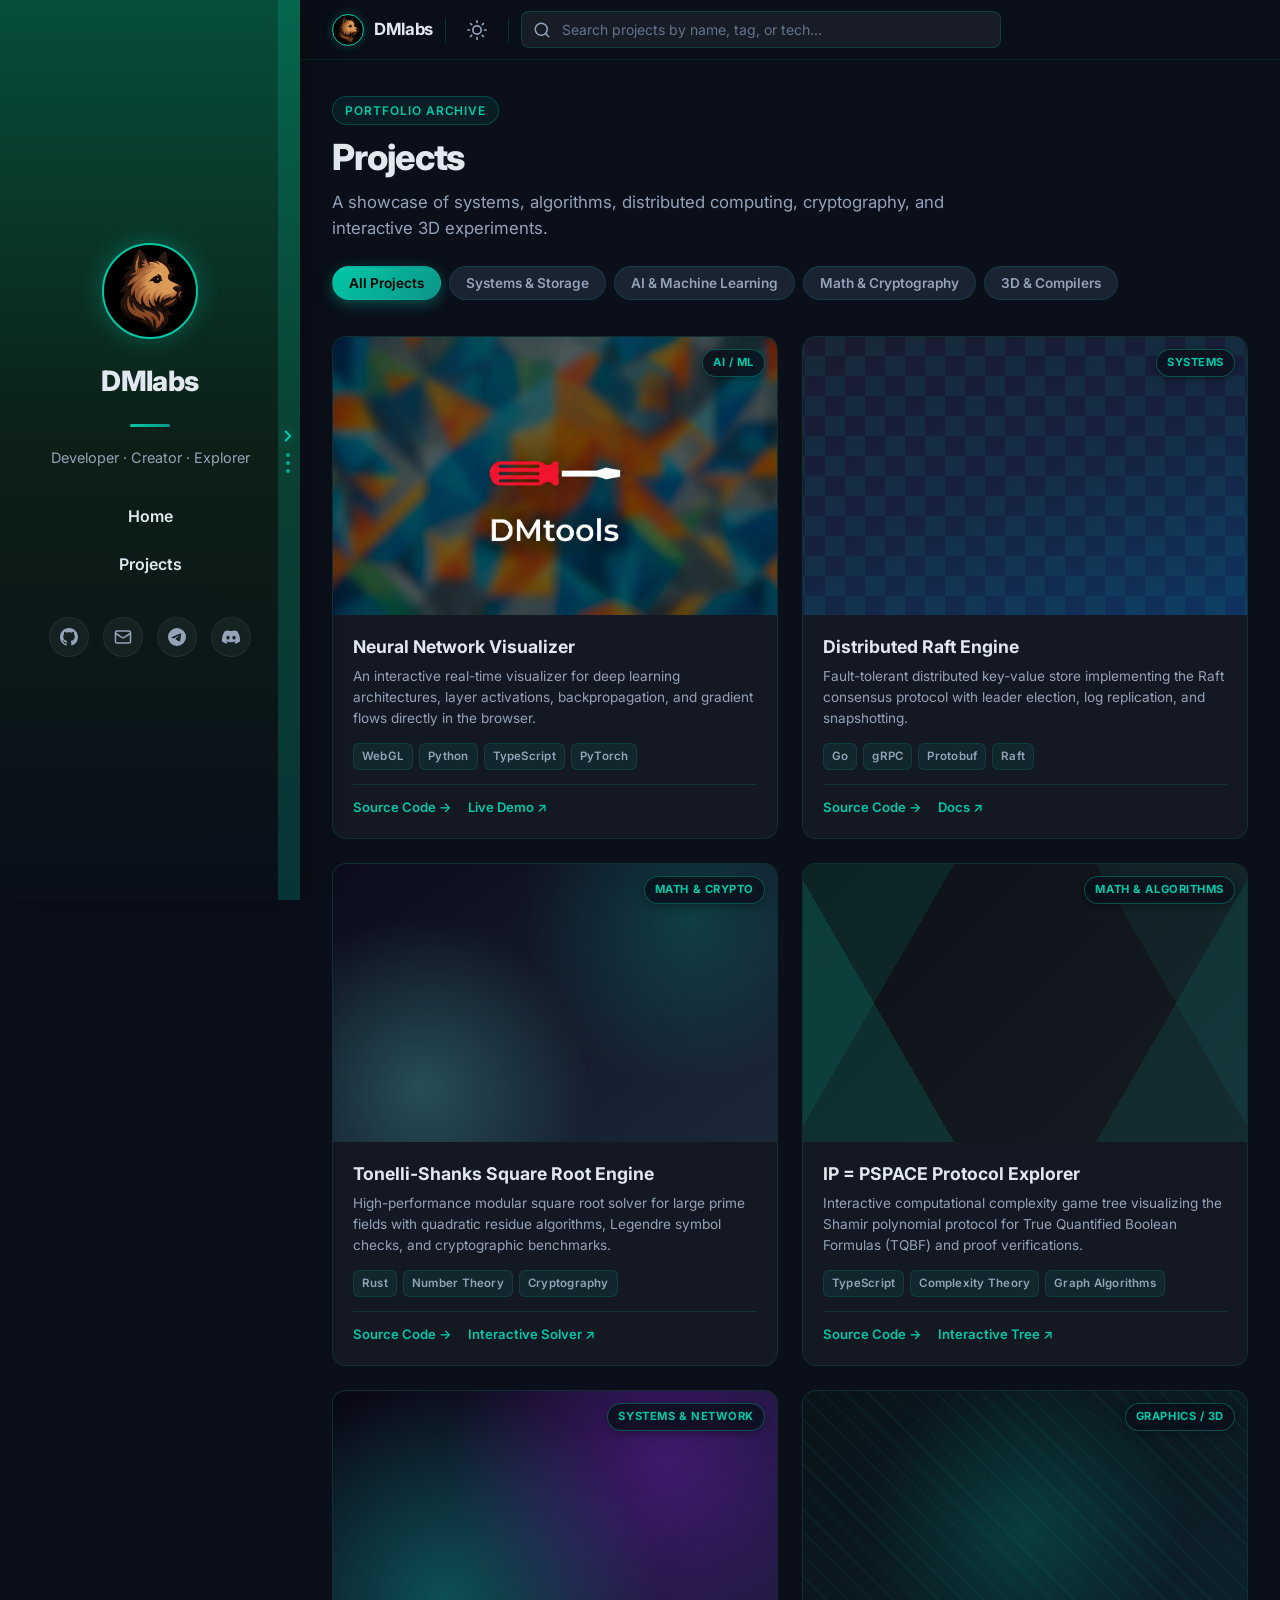
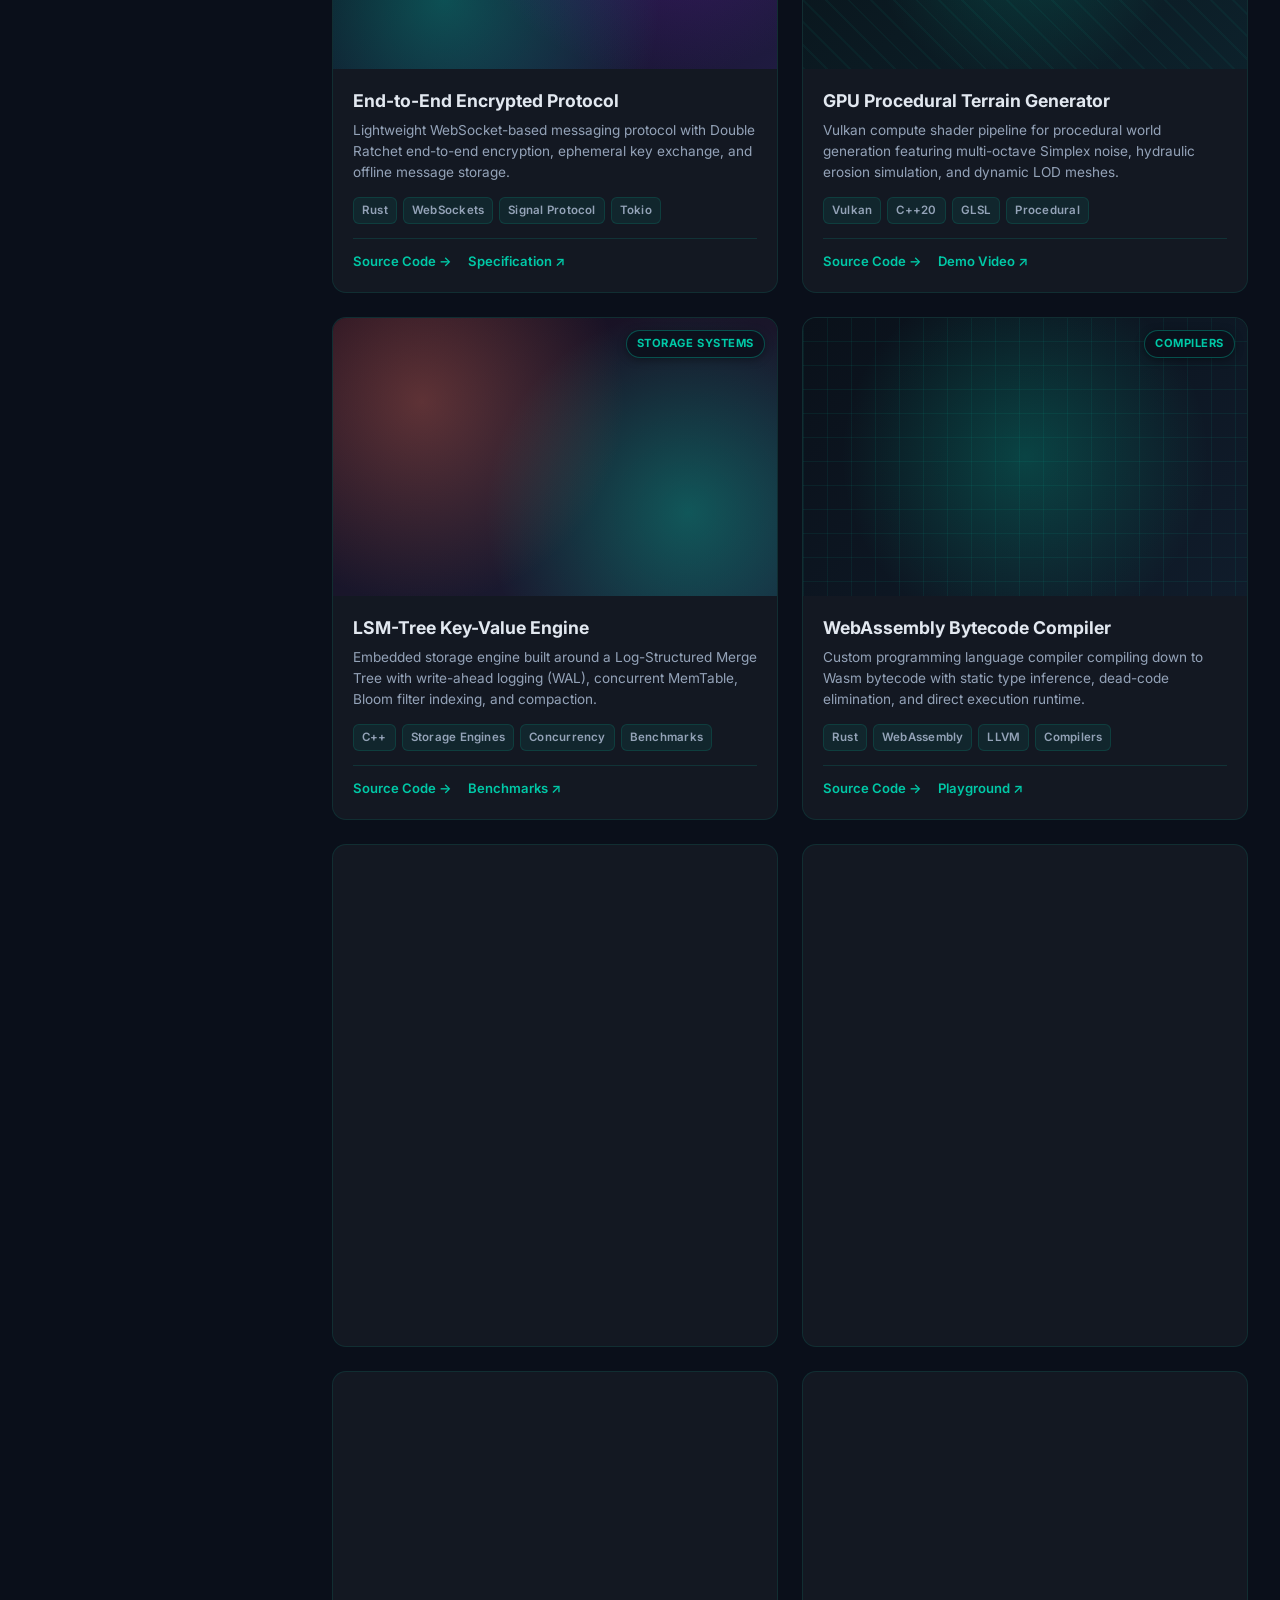
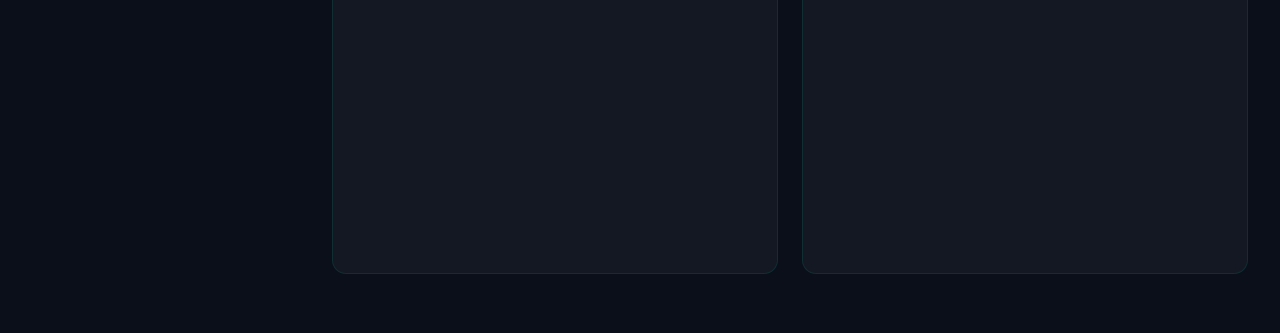
<file: projects.html>
<!DOCTYPE html>
<html lang="en" data-theme="dark">

<head>
  <meta charset="UTF-8">
  <meta name="viewport" content="width=device-width, initial-scale=1.0">
  <title>Projects — DMlabs</title>
  <meta name="description"
    content="Explore projects by DMlabs — Distributed Systems, Artificial Intelligence, Cryptography, 3D Graphics, and Algorithms.">
  <meta name="theme-color" content="#0a0f1a">

  <!-- Favicon -->
  <link rel="icon" type="image/png" href="logo.png">
  <link rel="apple-touch-icon" href="logo.png">

  <!-- Open Graph -->
  <meta property="og:title" content="Projects — DMlabs">
  <meta property="og:description" content="Explore projects by DMlabs — Systems, AI/ML, Cryptography, and 3D Graphics.">
  <meta property="og:type" content="website">
  <meta property="og:image" content="logo.png">

  <!-- Google Fonts (preloaded for non-blocking performance) -->
  <link rel="preconnect" href="https://fonts.googleapis.com">
  <link rel="preconnect" href="https://fonts.gstatic.com" crossorigin>
  <link rel="stylesheet" href="https://fonts.googleapis.com/css2?family=Inter:wght@300;400;500;600;700;800&display=swap">

  <link rel="stylesheet" href="style.css">
</head>

<body>

  <div class="layout">

    <!-- ==================== Sidebar (Left Side) ==================== -->
    <aside class="sidebar" id="sidebar" aria-label="Sidebar panel">

      <!-- Background Overlay (zerobone.net style) -->
      <div class="sidebar-bg sidebar-overlay" style="background-color:rgb(10,41,132);background-image:url(assets/img/bg.jpg)"></div>

      <!-- Toggle / Sliver strip on the right edge of the sidebar -->
      <div class="sidebar-handle" id="sidebar-handle" role="button" tabindex="0" aria-label="Toggle fullscreen"
        title="Toggle fullscreen / small side bar">
        <div class="sliver-pill">
          <!-- Chevron pointing right (expand to fullscreen) -->
          <svg class="sliver-arrow icon-expand" viewBox="0 0 24 24" fill="none" stroke="currentColor" stroke-width="2.5"
            stroke-linecap="round" stroke-linejoin="round" aria-hidden="true">
            <polyline points="9 18 15 12 9 6" />
          </svg>
          <!-- 3 grip dots -->
          <div class="sliver-grip" aria-hidden="true">
            <span></span>
            <span></span>
            <span></span>
          </div>
          <!-- Chevron pointing left (collapse back to small side bar) -->
          <svg class="sliver-arrow icon-collapse" viewBox="0 0 24 24" fill="none" stroke="currentColor"
            stroke-width="2.5" stroke-linecap="round" stroke-linejoin="round" aria-hidden="true">
            <polyline points="15 18 9 12 15 6" />
          </svg>
        </div>
      </div>



      <div class="sidebar-inner">
        <!-- Logo -->
        <a href="index.html" class="brand-logo-link" aria-label="DMlabs Homepage">
          <div class="brand-logo-container">
            <img src="logo.png" alt="DMlabs Logo" class="brand-logo" width="96" height="96" loading="lazy" decoding="async">
          </div>
        </a>

        <!-- Brand -->
        <h2 class="brand-name"><a href="index.html" aria-label="DMlabs Homepage">DMlabs</a></h2>
        <div class="sidebar-divider"></div>
        <p class="brand-tagline">Developer · Creator · Explorer</p>

        <!-- Navigation -->
        <nav class="sidebar-nav">
          <a href="index.html">Home</a>
          <a href="projects.html" class="active">Projects</a>
        </nav>

        <!-- Social Links -->
        <div class="social-links">
          <!-- GitHub -->
          <a href="https://github.com/DMnext" target="_blank" rel="noopener noreferrer" aria-label="GitHub">
            <svg viewBox="0 0 24 24" fill="currentColor">
              <path
                d="M12 0C5.37 0 0 5.37 0 12c0 5.31 3.435 9.795 8.205 11.385.6.105.825-.255.825-.57 0-.285-.015-1.23-.015-2.235-3.015.555-3.795-.735-4.035-1.41-.135-.345-.72-1.41-1.23-1.695-.42-.225-1.02-.78-.015-.795.945-.015 1.62.87 1.845 1.23 1.08 1.815 2.805 1.305 3.495.99.105-.78.42-1.305.765-1.605-2.67-.3-5.46-1.335-5.46-5.925 0-1.305.465-2.385 1.23-3.225-.12-.3-.54-1.53.12-3.18 0 0 1.005-.315 3.3 1.23.96-.27 1.98-.405 3-.405s2.04.135 3 .405c2.295-1.56 3.3-1.23 3.3-1.23.66 1.65.24 2.88.12 3.18.765.84 1.23 1.905 1.23 3.225 0 4.605-2.805 5.625-5.475 5.925.435.375.81 1.095.81 2.22 0 1.605-.015 2.895-.015 3.3 0 .315.225.69.825.57A12.02 12.02 0 0 0 24 12c0-6.63-5.37-12-12-12z" />
            </svg>
          </a>
          <!-- Email -->
          <a href="mailto:dm2labs@gmail.com" aria-label="Email">
            <svg viewBox="0 0 24 24" fill="none" stroke="currentColor" stroke-width="2" stroke-linecap="round"
              stroke-linejoin="round">
              <rect x="2" y="4" width="20" height="16" rx="2" />
              <path d="m22 7-8.97 5.7a1.94 1.94 0 0 1-2.06 0L2 7" />
            </svg>
          </a>
          <!-- Telegram -->
          <a href="https://t.me/dm2labs" target="_blank" rel="noopener noreferrer" aria-label="Telegram">
            <svg viewBox="0 0 24 24" fill="currentColor">
              <path
                d="M11.944 0A12 12 0 0 0 0 12a12 12 0 0 0 12 12 12 12 0 0 0 12-12A12 12 0 0 0 12 0a12 12 0 0 0-.056 0zm4.962 7.224c.1-.002.321.023.465.14a.506.506 0 0 1 .171.325c.016.093.036.306.02.472-.18 1.898-.962 6.502-1.36 8.627-.168.9-.499 1.201-.82 1.23-.696.065-1.225-.46-1.9-.902-1.056-.693-1.653-1.124-2.678-1.8-1.185-.78-.417-1.21.258-1.91.177-.184 3.247-2.977 3.307-3.23.007-.032.014-.15-.056-.212s-.174-.041-.249-.024c-.106.024-1.793 1.14-5.061 3.345-.48.33-.913.49-1.302.48-.428-.008-1.252-.241-1.865-.44-.752-.245-1.349-.374-1.297-.789.027-.216.325-.437.893-.663 3.498-1.524 5.83-2.529 6.998-3.014 3.332-1.386 4.025-1.627 4.476-1.635z" />
            </svg>
          </a>
          <!-- Discord -->
          <a href="https://discordapp.com/users/1159151564368384041" target="_blank" rel="noopener noreferrer"
            aria-label="Discord">
            <svg viewBox="0 0 24 24" fill="currentColor">
              <path
                d="M20.317 4.37a19.791 19.791 0 0 0-4.885-1.515.074.074 0 0 0-.079.037c-.21.375-.444.864-.608 1.25a18.27 18.27 0 0 0-5.487 0 12.64 12.64 0 0 0-.617-1.25.077.077 0 0 0-.079-.037A19.736 19.736 0 0 0 3.677 4.37a.07.07 0 0 0-.032.027C.533 9.046-.32 13.58.099 18.057a.082.082 0 0 0 .031.057 19.9 19.9 0 0 0 5.993 3.03.078.078 0 0 0 .084-.028c.462-.63.874-1.295 1.226-1.994a.076.076 0 0 0-.041-.106 13.107 13.107 0 0 1-1.872-.892.077.077 0 0 1-.008-.128 10.2 10.2 0 0 0 .372-.292.074.074 0 0 1 .077-.01c3.928 1.793 8.18 1.793 12.062 0a.074.074 0 0 1 .078.01c.12.098.246.198.373.292a.077.077 0 0 1-.006.127 12.299 12.299 0 0 1-1.873.892.077.077 0 0 0-.041.107c.36.698.772 1.362 1.225 1.993a.076.076 0 0 0 .084.028 19.839 19.839 0 0 0 6.002-3.03.077.077 0 0 0 .032-.054c.5-5.177-.838-9.674-3.549-13.66a.061.061 0 0 0-.031-.03zM8.02 15.33c-1.183 0-2.157-1.085-2.157-2.419 0-1.333.956-2.419 2.157-2.419 1.21 0 2.176 1.096 2.157 2.42 0 1.333-.956 2.418-2.157 2.418zm7.975 0c-1.183 0-2.157-1.085-2.157-2.419 0-1.333.956-2.419 2.157-2.419 1.21 0 2.176 1.096 2.157 2.42 0 1.333-.946 2.418-2.157 2.418z" />
            </svg>
          </a>
        </div>
      </div>
    </aside>

    <!-- ==================== Main Content Area ==================== -->
    <div class="main-content" id="main-content">

      <!-- Top Bar: Hamburger (Mobile) + Brand Logo + Theme Toggle + Search -->
      <header class="top-bar">
        <!-- Mobile hamburger toggle button (on left side) -->
        <button class="hamburger" id="hamburger" aria-label="Toggle side panel" title="Toggle side panel">
          <svg viewBox="0 0 24 24" fill="none" stroke="currentColor" stroke-width="2" stroke-linecap="round"
            stroke-linejoin="round">
            <line x1="3" y1="6" x2="21" y2="6" />
            <line x1="3" y1="12" x2="21" y2="12" />
            <line x1="3" y1="18" x2="21" y2="18" />
          </svg>
        </button>

        <!-- Brand Logo & Name in Header -->
        <a href="index.html" class="top-bar-brand" aria-label="DMlabs Home">
          <img src="logo.png" alt="DMlabs logo" class="top-bar-logo" width="32" height="32" fetchpriority="high">
          <span class="top-bar-name">DMlabs</span>
        </a>

        <div class="top-bar-divider"></div>

        <button class="theme-toggle" id="theme-toggle" aria-label="Toggle theme" title="Toggle light/dark theme">
          <!-- Sun icon (shown in dark mode) -->
          <svg class="icon-sun" viewBox="0 0 24 24" fill="none" stroke="currentColor" stroke-width="2"
            stroke-linecap="round" stroke-linejoin="round">
            <circle cx="12" cy="12" r="5" />
            <line x1="12" y1="1" x2="12" y2="3" />
            <line x1="12" y1="21" x2="12" y2="23" />
            <line x1="4.22" y1="4.22" x2="5.64" y2="5.64" />
            <line x1="18.36" y1="18.36" x2="19.78" y2="19.78" />
            <line x1="1" y1="12" x2="3" y2="12" />
            <line x1="21" y1="12" x2="23" y2="12" />
            <line x1="4.22" y1="19.78" x2="5.64" y2="18.36" />
            <line x1="18.36" y1="5.64" x2="19.78" y2="4.22" />
          </svg>
          <!-- Moon icon (shown in light mode) -->
          <svg class="icon-moon" viewBox="0 0 24 24" fill="none" stroke="currentColor" stroke-width="2"
            stroke-linecap="round" stroke-linejoin="round" style="display:none;">
            <path d="M21 12.79A9 9 0 1 1 11.21 3 7 7 0 0 0 21 12.79z" />
          </svg>
        </button>

        <div class="top-bar-divider"></div>

        <div class="search-container">
          <span class="search-icon" aria-hidden="true">
            <svg viewBox="0 0 24 24" fill="none" stroke="currentColor" stroke-width="2" stroke-linecap="round"
              stroke-linejoin="round">
              <circle cx="11" cy="11" r="8" />
              <line x1="21" y1="21" x2="16.65" y2="16.65" />
            </svg>
          </span>
          <input type="search" class="search-input" id="search-input" placeholder="Search projects by name, tag, or tech..."
            aria-label="Search projects" autocomplete="off" spellcheck="false">
        </div>
      </header>

      <!-- Projects Page Header -->
      <section class="page-header-section">
        <div class="page-header-badge">Portfolio Archive</div>
        <h1 class="page-title">Projects</h1>
        <p class="page-subtitle">
          A showcase of systems, algorithms, distributed computing, cryptography, and interactive 3D experiments.
        </p>

        <!-- Category Filters -->
        <div class="filter-bar" role="tablist" aria-label="Project categories">
          <button class="filter-btn active" data-category="all" role="tab" aria-selected="true">All Projects</button>
          <button class="filter-btn" data-category="systems" role="tab" aria-selected="false">Systems & Storage</button>
          <button class="filter-btn" data-category="ai" role="tab" aria-selected="false">AI & Machine Learning</button>
          <button class="filter-btn" data-category="math" role="tab" aria-selected="false">Math & Cryptography</button>
          <button class="filter-btn" data-category="graphics" role="tab" aria-selected="false">3D & Compilers</button>
        </div>
      </section>

      <!-- Projects Grid -->
      <section class="projects-section projects-page-section">
        <div class="projects-grid" id="projects-grid">

          <!-- Card 1: Neural Network Visualizer -->
          <article class="project-card" data-category="ai">
            <div class="card-image">
              <img src="DMtools.jpg" alt="DMtools project screenshot" class="card-image-inner" loading="lazy" decoding="async" style="width:100%;height:100%;object-fit:cover;">
              <span class="card-badge">AI / ML</span>
            </div>
            <div class="card-body">
              <h3 class="card-title"><a href="#">Neural Network Visualizer</a></h3>
              <p class="card-desc">An interactive real-time visualizer for deep learning architectures, layer activations, backpropagation, and gradient flows directly in the browser.</p>
              <div class="card-tags">
                <span class="tag-pill">WebGL</span>
                <span class="tag-pill">Python</span>
                <span class="tag-pill">TypeScript</span>
                <span class="tag-pill">PyTorch</span>
              </div>
              <div class="card-actions">
                <a href="https://github.com/DMnext/DMtools" target="_blank" rel="noopener noreferrer" class="card-action-link">Source Code →</a>
                <a href="#" class="card-action-link">Live Demo ↗</a>
              </div>
            </div>
          </article>

          <!-- Card 2: Distributed Raft Consensus Engine -->
          <article class="project-card" data-category="systems">
            <div class="card-image">
              <div class="card-image-inner pattern-2"></div>
              <span class="card-badge">Systems</span>
            </div>
            <div class="card-body">
              <h3 class="card-title"><a href="#">Distributed Raft Engine</a></h3>
              <p class="card-desc">Fault-tolerant distributed key-value store implementing the Raft consensus protocol with leader election, log replication, and snapshotting.</p>
              <div class="card-tags">
                <span class="tag-pill">Go</span>
                <span class="tag-pill">gRPC</span>
                <span class="tag-pill">Protobuf</span>
                <span class="tag-pill">Raft</span>
              </div>
              <div class="card-actions">
                <a href="#" class="card-action-link">Source Code →</a>
                <a href="#" class="card-action-link">Docs ↗</a>
              </div>
            </div>
          </article>

          <!-- Card 3: Tonelli-Shanks Prime Modulo Engine -->
          <article class="project-card" data-category="math">
            <div class="card-image">
              <div class="card-image-inner pattern-3"></div>
              <span class="card-badge">Math & Crypto</span>
            </div>
            <div class="card-body">
              <h3 class="card-title"><a href="#">Tonelli-Shanks Square Root Engine</a></h3>
              <p class="card-desc">High-performance modular square root solver for large prime fields with quadratic residue algorithms, Legendre symbol checks, and cryptographic benchmarks.</p>
              <div class="card-tags">
                <span class="tag-pill">Rust</span>
                <span class="tag-pill">Number Theory</span>
                <span class="tag-pill">Cryptography</span>
              </div>
              <div class="card-actions">
                <a href="#" class="card-action-link">Source Code →</a>
                <a href="#" class="card-action-link">Interactive Solver ↗</a>
              </div>
            </div>
          </article>

          <!-- Card 4: IP = PSPACE Interactive Protocol Explorer -->
          <article class="project-card" data-category="math">
            <div class="card-image">
              <div class="card-image-inner pattern-4"></div>
              <span class="card-badge">Math & Algorithms</span>
            </div>
            <div class="card-body">
              <h3 class="card-title"><a href="#">IP = PSPACE Protocol Explorer</a></h3>
              <p class="card-desc">Interactive computational complexity game tree visualizing the Shamir polynomial protocol for True Quantified Boolean Formulas (TQBF) and proof verifications.</p>
              <div class="card-tags">
                <span class="tag-pill">TypeScript</span>
                <span class="tag-pill">Complexity Theory</span>
                <span class="tag-pill">Graph Algorithms</span>
              </div>
              <div class="card-actions">
                <a href="#" class="card-action-link">Source Code →</a>
                <a href="#" class="card-action-link">Interactive Tree ↗</a>
              </div>
            </div>
          </article>

          <!-- Card 5: Real-Time Encrypted Chat Protocol -->
          <article class="project-card" data-category="systems">
            <div class="card-image">
              <div class="card-image-inner pattern-5"></div>
              <span class="card-badge">Systems & Network</span>
            </div>
            <div class="card-body">
              <h3 class="card-title"><a href="#">End-to-End Encrypted Protocol</a></h3>
              <p class="card-desc">Lightweight WebSocket-based messaging protocol with Double Ratchet end-to-end encryption, ephemeral key exchange, and offline message storage.</p>
              <div class="card-tags">
                <span class="tag-pill">Rust</span>
                <span class="tag-pill">WebSockets</span>
                <span class="tag-pill">Signal Protocol</span>
                <span class="tag-pill">Tokio</span>
              </div>
              <div class="card-actions">
                <a href="#" class="card-action-link">Source Code →</a>
                <a href="#" class="card-action-link">Specification ↗</a>
              </div>
            </div>
          </article>

          <!-- Card 6: GPU Procedural Terrain Generator -->
          <article class="project-card" data-category="graphics">
            <div class="card-image">
              <div class="card-image-inner pattern-6"></div>
              <span class="card-badge">Graphics / 3D</span>
            </div>
            <div class="card-body">
              <h3 class="card-title"><a href="#">GPU Procedural Terrain Generator</a></h3>
              <p class="card-desc">Vulkan compute shader pipeline for procedural world generation featuring multi-octave Simplex noise, hydraulic erosion simulation, and dynamic LOD meshes.</p>
              <div class="card-tags">
                <span class="tag-pill">Vulkan</span>
                <span class="tag-pill">C++20</span>
                <span class="tag-pill">GLSL</span>
                <span class="tag-pill">Procedural</span>
              </div>
              <div class="card-actions">
                <a href="#" class="card-action-link">Source Code →</a>
                <a href="#" class="card-action-link">Demo Video ↗</a>
              </div>
            </div>
          </article>

          <!-- Card 7: LSM-Tree Key-Value Database -->
          <article class="project-card" data-category="systems">
            <div class="card-image">
              <div class="card-image-inner pattern-7"></div>
              <span class="card-badge">Storage Systems</span>
            </div>
            <div class="card-body">
              <h3 class="card-title"><a href="#">LSM-Tree Key-Value Engine</a></h3>
              <p class="card-desc">Embedded storage engine built around a Log-Structured Merge Tree with write-ahead logging (WAL), concurrent MemTable, Bloom filter indexing, and compaction.</p>
              <div class="card-tags">
                <span class="tag-pill">C++</span>
                <span class="tag-pill">Storage Engines</span>
                <span class="tag-pill">Concurrency</span>
                <span class="tag-pill">Benchmarks</span>
              </div>
              <div class="card-actions">
                <a href="#" class="card-action-link">Source Code →</a>
                <a href="#" class="card-action-link">Benchmarks ↗</a>
              </div>
            </div>
          </article>

          <!-- Card 8: WebAssembly Bytecode Compiler -->
          <article class="project-card" data-category="graphics">
            <div class="card-image">
              <div class="card-image-inner pattern-8"></div>
              <span class="card-badge">Compilers</span>
            </div>
            <div class="card-body">
              <h3 class="card-title"><a href="#">WebAssembly Bytecode Compiler</a></h3>
              <p class="card-desc">Custom programming language compiler compiling down to Wasm bytecode with static type inference, dead-code elimination, and direct execution runtime.</p>
              <div class="card-tags">
                <span class="tag-pill">Rust</span>
                <span class="tag-pill">WebAssembly</span>
                <span class="tag-pill">LLVM</span>
                <span class="tag-pill">Compilers</span>
              </div>
              <div class="card-actions">
                <a href="#" class="card-action-link">Source Code →</a>
                <a href="#" class="card-action-link">Playground ↗</a>
              </div>
            </div>
          </article>

          <!-- Card 9: Zero-Knowledge Proof Circuit Visualizer -->
          <article class="project-card" data-category="math">
            <div class="card-image">
              <div class="card-image-inner pattern-9"></div>
              <span class="card-badge">Math & Crypto</span>
            </div>
            <div class="card-body">
              <h3 class="card-title"><a href="#">zk-SNARK Circuit Visualizer</a></h3>
              <p class="card-desc">Interactive arithmetic circuit constraint debugger for R1CS and Groth16 zk-SNARKs with automated witness generation and proof verification traces.</p>
              <div class="card-tags">
                <span class="tag-pill">Circom</span>
                <span class="tag-pill">SnarkJS</span>
                <span class="tag-pill">TypeScript</span>
                <span class="tag-pill">Cryptography</span>
              </div>
              <div class="card-actions">
                <a href="#" class="card-action-link">Source Code →</a>
                <a href="#" class="card-action-link">Explorer ↗</a>
              </div>
            </div>
          </article>

          <!-- Card 10: Metabidiminished 3D Polyhedra Explorer -->
          <article class="project-card" data-category="graphics">
            <div class="card-image">
              <div class="card-image-inner pattern-10"></div>
              <span class="card-badge">3D & Geometry</span>
            </div>
            <div class="card-body">
              <h3 class="card-title"><a href="#">Johnson Polyhedra 3D Engine</a></h3>
              <p class="card-desc">Computational geometry engine for generating, diminishing, and visualizing convex Johnson solids and Platonic duals using Three.js and custom polygon triangulation.</p>
              <div class="card-tags">
                <span class="tag-pill">Three.js</span>
                <span class="tag-pill">JavaScript</span>
                <span class="tag-pill">Geometry</span>
                <span class="tag-pill">WebGL</span>
              </div>
              <div class="card-actions">
                <a href="#" class="card-action-link">Source Code →</a>
                <a href="#" class="card-action-link">3D Canvas ↗</a>
              </div>
            </div>
          </article>

          <!-- Card 11: BFT Blockchain State Machine Prototype -->
          <article class="project-card" data-category="systems">
            <div class="card-image">
              <div class="card-image-inner pattern-11"></div>
              <span class="card-badge">Systems & Web3</span>
            </div>
            <div class="card-body">
              <h3 class="card-title"><a href="#">BFT Consensus State Machine</a></h3>
              <p class="card-desc">Byzantine fault-tolerant consensus simulator featuring peer-to-peer gossip protocols, cryptographic threshold signatures, and deterministic transactions.</p>
              <div class="card-tags">
                <span class="tag-pill">Go</span>
                <span class="tag-pill">libp2p</span>
                <span class="tag-pill">BLS Signatures</span>
                <span class="tag-pill">BFT</span>
              </div>
              <div class="card-actions">
                <a href="#" class="card-action-link">Source Code →</a>
                <a href="#" class="card-action-link">Network Graph ↗</a>
              </div>
            </div>
          </article>

          <!-- Card 12: Microkernel Memory Allocator & Scheduler -->
          <article class="project-card" data-category="systems">
            <div class="card-image">
              <div class="card-image-inner pattern-12"></div>
              <span class="card-badge">OS Internals</span>
            </div>
            <div class="card-body">
              <h3 class="card-title"><a href="#">Microkernel Memory Allocator</a></h3>
              <p class="card-desc">Bare-metal x86_64 slab and buddy memory allocation system with thread-safe lock-free freelists, page table mapping, and preemptive round-robin scheduling.</p>
              <div class="card-tags">
                <span class="tag-pill">C</span>
                <span class="tag-pill">x86_64</span>
                <span class="tag-pill">Assembly</span>
                <span class="tag-pill">Kernel</span>
              </div>
              <div class="card-actions">
                <a href="#" class="card-action-link">Source Code →</a>
                <a href="#" class="card-action-link">Kernel Logs ↗</a>
              </div>
            </div>
          </article>

          <!-- No results message -->
          <div class="no-results" id="no-results">
            <svg viewBox="0 0 24 24" fill="none" stroke="currentColor" stroke-width="1.5" stroke-linecap="round"
              stroke-linejoin="round">
              <circle cx="11" cy="11" r="8" />
              <line x1="21" y1="21" x2="16.65" y2="16.65" />
            </svg>
            <p>No projects match your search or filter criteria.</p>
          </div>

        </div>
      </section>

    </div>

    <!-- Sidebar overlay for mobile / fullscreen backdrop -->
    <div class="sidebar-backdrop" id="sidebar-overlay"></div>

  </div>

  <!-- Scripts -->
  <script defer src="script.js"></script>
</body>

</html>
</file>
<file: style.css>
/* ============================================
   DMlabs Portfolio — Design System & Styles
   ============================================ */

/* --- Google Fonts loaded via <link> in HTML for non-blocking performance --- */

/* --- CSS Custom Properties (Dark Theme — Default) --- */
:root {
  --bg-primary: #0a0f1a;
  --bg-secondary: #111827;
  --bg-surface: #1a2332;
  --text-primary: #e2e8f0;
  --text-secondary: #94a3b8;
  --text-muted: #64748b;
  --accent: #00c9a7;
  --accent-light: #5eead4;
  --accent-dark: #0d9488;
  --accent-gradient: linear-gradient(135deg, #00c9a7, #0d9488);
  --card-bg: rgba(255, 255, 255, 0.04);
  --card-border: rgba(0, 201, 167, 0.12);
  --card-hover-border: rgba(0, 201, 167, 0.35);
  --card-hover-shadow: 0 20px 40px rgba(0, 201, 167, 0.12);
  --sidebar-gradient: linear-gradient(180deg, #064e3b 0%, #0c1f17 50%, #0a0f1a 100%);
  --header-bg: rgba(10, 15, 26, 0.85);
  --header-border: rgba(0, 201, 167, 0.1);
  --divider: rgba(0, 201, 167, 0.2);
  --search-bg: rgba(255, 255, 255, 0.06);
  --search-border: rgba(0, 201, 167, 0.2);
  --search-focus-border: rgba(0, 201, 167, 0.5);
  --icon-color: #94a3b8;
  --icon-hover: #00c9a7;
  --overlay-bg: rgba(0, 0, 0, 0.6);
  --scrollbar-track: #111827;
  --scrollbar-thumb: #1e3a30;
  --handle-color: rgba(0, 201, 167, 0.2);
  --handle-hover: rgba(0, 201, 167, 0.45);
  --accent-subtle: rgba(0, 201, 167, 0.08);
  --border-color: rgba(0, 201, 167, 0.15);
  --accent-hover: #5eead4;

  /* Sizing */
  --sidebar-width: 300px;
  --sliver-width: 34px;
  --header-height: 60px;
  --border-radius: 14px;
  --border-radius-sm: 8px;
  --border-radius-lg: 20px;

  /* Animation */
  --transition: 0.3s cubic-bezier(0.4, 0, 0.2, 1);
  --transition-slow: 0.5s cubic-bezier(0.4, 0, 0.2, 1);
}

/* --- Light Theme Override --- */
[data-theme="light"] {
  --bg-primary: #f8fafb;
  --bg-secondary: #ffffff;
  --bg-surface: #f1f5f9;
  --text-primary: #1a202c;
  --text-secondary: #4a5568;
  --text-muted: #718096;
  --accent: #0d9488;
  --accent-light: #14b8a6;
  --accent-dark: #047857;
  --accent-gradient: linear-gradient(135deg, #14b8a6, #047857);
  --card-bg: #ffffff;
  --card-border: rgba(13, 148, 136, 0.15);
  --card-hover-border: rgba(13, 148, 136, 0.4);
  --card-hover-shadow: 0 20px 40px rgba(13, 148, 136, 0.1);
  --sidebar-gradient: linear-gradient(180deg, #ccfbf1 0%, #e6fffa 50%, #f8fafb 100%);
  --header-bg: rgba(248, 250, 251, 0.88);
  --header-border: rgba(13, 148, 136, 0.12);
  --divider: rgba(13, 148, 136, 0.2);
  --search-bg: rgba(0, 0, 0, 0.04);
  --search-border: rgba(13, 148, 136, 0.2);
  --search-focus-border: rgba(13, 148, 136, 0.5);
  --icon-color: #4a5568;
  --icon-hover: #0d9488;
  --overlay-bg: rgba(0, 0, 0, 0.3);
  --scrollbar-track: #e2e8f0;
  --scrollbar-thumb: #a0d8cc;
  --handle-color: rgba(13, 148, 136, 0.2);
  --handle-hover: rgba(13, 148, 136, 0.4);
  --accent-subtle: rgba(13, 148, 136, 0.08);
  --border-color: rgba(13, 148, 136, 0.18);
  --accent-hover: #0d9488;
}

/* --- Reset & Base --- */
*, *::before, *::after {
  margin: 0;
  padding: 0;
  box-sizing: border-box;
}

html {
  scroll-behavior: smooth;
  scrollbar-color: var(--scrollbar-thumb) var(--scrollbar-track);
}

body {
  font-family: 'Inter', -apple-system, BlinkMacSystemFont, 'Segoe UI', sans-serif;
  background: var(--bg-primary);
  color: var(--text-primary);
  line-height: 1.6;
  overflow-x: hidden;
  transition: background var(--transition), color var(--transition);
  -webkit-font-smoothing: antialiased;
  -moz-osx-font-smoothing: grayscale;
}

a {
  color: var(--accent);
  text-decoration: none;
  transition: color var(--transition);
}
a:hover { color: var(--accent-light); }

::-webkit-scrollbar { width: 8px; }
::-webkit-scrollbar-track { background: var(--scrollbar-track); }
::-webkit-scrollbar-thumb { background: var(--scrollbar-thumb); border-radius: 4px; }

/* ============================================ Layout */
.layout { display: flex; min-height: 100vh; position: relative; }

/* Main Content Area (Margin on the LEFT for sidebar) */
.main-content {
  flex: 1;
  margin-left: var(--sidebar-width);
  margin-right: 0;
  transition: margin var(--transition);
}


/* ============================================ Header / Top Bar */
.top-bar {
  position: sticky;
  top: 0;
  z-index: 100;
  display: flex;
  align-items: center;
  gap: 12px;
  padding: 10px 32px;
  height: var(--header-height);
  background: var(--header-bg);
  backdrop-filter: blur(20px);
  -webkit-backdrop-filter: blur(20px);
  border-bottom: 1px solid var(--header-border);
  transition: background var(--transition), border-color var(--transition), padding var(--transition);
}

.theme-toggle {
  display: flex;
  align-items: center;
  justify-content: center;
  width: 38px; height: 38px;
  border: none;
  background: transparent;
  color: var(--icon-color);
  cursor: pointer;
  border-radius: var(--border-radius-sm);
  transition: color var(--transition), background var(--transition);
  flex-shrink: 0;
}
.theme-toggle:hover { color: var(--icon-hover); background: var(--search-bg); }
.theme-toggle svg { width: 20px; height: 20px; }

.top-bar-divider {
  width: 1px; height: 24px;
  background: var(--divider);
  flex-shrink: 0;
}

/* Top Bar Brand */
.top-bar-brand {
  display: flex;
  align-items: center;
  gap: 10px;
  text-decoration: none;
  color: var(--text-primary);
  font-weight: 700;
  font-size: 1.05rem;
  letter-spacing: -0.02em;
  transition: color var(--transition);
  flex-shrink: 0;
}
.top-bar-brand:hover {
  color: var(--accent);
}
.top-bar-logo {
  width: 32px;
  height: 32px;
  border-radius: 50%;
  border: 1.5px solid var(--accent);
  box-shadow: 0 0 10px rgba(0, 201, 167, 0.25);
  display: block;
  object-fit: cover;
  background: #000;
  transition: transform var(--transition), box-shadow var(--transition), border-color var(--transition);
}
.top-bar-brand:hover .top-bar-logo {
  transform: scale(1.08);
  border-color: var(--accent-light);
  box-shadow: 0 0 14px rgba(94, 234, 212, 0.5);
}
.top-bar-name {
  font-weight: 700;
}


.search-container,
.search-wrapper {
  position: relative;
  flex: 1;
  max-width: 480px;
  display: flex;
  align-items: center;
}

.search-icon {
  position: absolute;
  left: 12px;
  color: var(--icon-color);
  pointer-events: none;
  transition: color var(--transition);
}
.search-icon svg { width: 18px; height: 18px; display: block; }

.search-input {
  width: 100%;
  padding: 9px 14px 9px 40px;
  border: 1px solid var(--search-border);
  border-radius: var(--border-radius-sm);
  background: var(--search-bg);
  color: var(--text-primary);
  font-family: inherit;
  font-size: 0.875rem;
  outline: none;
  transition: border-color var(--transition), background var(--transition),
    box-shadow var(--transition), color var(--transition);
}
.search-input::placeholder { color: var(--text-muted); }
.search-input:focus {
  border-color: var(--search-focus-border);
  box-shadow: 0 0 0 3px rgba(0, 201, 167, 0.08);
}

/* Hamburger (mobile on left) */
.hamburger {
  display: none;
  align-items: center;
  justify-content: center;
  width: 38px; height: 38px;
  border: none;
  background: transparent;
  color: var(--icon-color);
  cursor: pointer;
  border-radius: var(--border-radius-sm);
  transition: color var(--transition), background var(--transition);
  flex-shrink: 0;
}
.hamburger:hover { color: var(--icon-hover); background: var(--search-bg); }
.hamburger svg { width: 22px; height: 22px; }

/* ============================================ Sidebar (LEFT SIDE) */
.sidebar {
  position: fixed;
  left: 0; top: 0; bottom: 0;
  right: auto;
  width: var(--sidebar-width);
  background: var(--sidebar-gradient);
  display: flex;
  flex-direction: column;
  align-items: center;
  justify-content: center;
  padding: 40px 28px;
  z-index: 200;
  transition: background var(--transition-slow), transform 0.38s cubic-bezier(0.16, 1, 0.3, 1), width 0.38s cubic-bezier(0.16, 1, 0.3, 1), box-shadow 0.38s ease;
  overflow-y: auto;
  overflow-x: hidden;
  box-shadow: 8px 0 32px rgba(0, 0, 0, 0.25);
  touch-action: pan-y;
}

/* Fullscreen Mode */
.sidebar.fullscreen {
  width: 100vw !important;
  z-index: 250;
  box-shadow: 0 0 50px rgba(0, 0, 0, 0.6);
}

/* Suppress transition during active curtain slide / gesture */
.sidebar.sliding,
.sidebar.sliding .sidebar-bg,
.sidebar.sliding .sidebar-inner {
  transition: none !important;
  user-select: none !important;
}

/* Sidebar Background Image & Overlay (zerobone.net style) */
.sidebar-bg {
  top: 0;
  left: 0;
  right: 0;
  bottom: 0;
  background-size: cover;
  background-position: center;
  background-repeat: no-repeat;
  pointer-events: none;
  transition: transform 0.38s cubic-bezier(0.16, 1, 0.3, 1);
  will-change: transform;
}

.sidebar-bg.sidebar-overlay::after {
  content: "";
  position: absolute;
  top: 0;
  left: 0;
  right: 0;
  bottom: 0;
  width: 100%;
  height: 100%;
  background: linear-gradient(180deg, rgba(10, 41, 132, 0.4) 0%, rgba(10, 15, 26, 0.72) 45%, rgba(10, 15, 26, 0.94) 100%);
  pointer-events: none;
}

[data-theme="light"] .sidebar-bg.sidebar-overlay::after {
  background: linear-gradient(180deg, rgba(10, 41, 132, 0.25) 0%, rgba(240, 245, 250, 0.75) 45%, rgba(240, 245, 250, 0.94) 100%);
}

.sidebar-inner {
  position: relative;
  z-index: 2;
  display: flex;
  flex-direction: column;
  align-items: center;
  gap: 20px;
  text-align: center;
  width: 100%;
}

/* --- Toggle / Sliver Strip on RIGHT EDGE of sidebar --- */
.sidebar-handle {
  position: absolute;
  right: 0; top: 0; bottom: 0;
  left: auto;
  width: 22px;
  cursor: pointer;
  background: var(--handle-color);
  border-right: 2px solid transparent;
  z-index: 210;
  transition: background var(--transition), width var(--transition), border-color var(--transition);
  display: flex;
  align-items: center;
  justify-content: center;
  touch-action: none;
  user-select: none;
  -webkit-user-select: none;
}

.sidebar-handle:hover {
  width: 28px;
  background: var(--handle-hover);
  border-right-color: var(--accent);
}

/* Sliver pill indicator (chevron + grip dots) */
.sliver-pill {
  display: flex;
  flex-direction: column;
  align-items: center;
  justify-content: center;
  gap: 8px;
  width: 100%;
  height: 84px;
  pointer-events: none;
}

.sliver-arrow {
  width: 18px;
  height: 18px;
  color: var(--accent);
  filter: drop-shadow(0 0 5px rgba(0, 201, 167, 0.5));
  transition: transform var(--transition), color var(--transition);
}

/* Small sidebar: arrow points right (expand) */
.sliver-arrow.icon-expand {
  display: block;
}
.sliver-arrow.icon-collapse {
  display: none;
}

/* Fullscreen only: arrow points left (collapse back to panel) */
.sidebar.fullscreen .sliver-arrow.icon-expand {
}
.sidebar.fullscreen .sliver-arrow.icon-collapse {
}

.sliver-grip {
  display: flex;
  flex-direction: column;
  gap: 4px;
  align-items: center;
}

.sliver-grip span {
  width: 4px;
  height: 4px;
  border-radius: 50%;
  background: var(--accent);
  opacity: 0.75;
  transition: opacity var(--transition), background var(--transition);
}


/* --- Brand Logo in Sidebar --- */
.brand-logo-container {
  width: 96px;
  height: 96px;
  border-radius: 50%;
  border: 2.5px solid var(--accent);
  box-shadow: 0 0 24px rgba(0, 201, 167, 0.3);
  display: flex;
  align-items: center;
  justify-content: center;
  overflow: hidden;
  position: relative;
  background: #000000;
  transition: transform var(--transition), box-shadow var(--transition), border-color var(--transition);
}

.brand-logo-container:hover {
  transform: scale(1.06);
  border-color: var(--accent-light);
  box-shadow: 0 0 32px rgba(94, 234, 212, 0.5);
}

.brand-logo {
  width: 100%;
  height: 100%;
  object-fit: cover;
  display: block;
  border-radius: 50%;
}

.brand-monogram {
  width: 90px; height: 90px;
  border-radius: 50%;
  background: var(--bg-primary);
  display: flex;
  align-items: center;
  justify-content: center;
  font-size: 1.75rem;
  font-weight: 800;
  color: var(--accent);
  border: 2px solid var(--accent);
  position: relative;
  overflow: hidden;
  transition: background var(--transition), border-color var(--transition), color var(--transition);
}
.brand-monogram::after {
  content: '';
  position: absolute; inset: 0;
  border-radius: 50%;
  background: var(--accent-gradient);
  opacity: 0.08;
  transition: opacity var(--transition);
}
.brand-monogram:hover::after { opacity: 0.18; }

.brand-logo-link {
  display: inline-block;
  text-decoration: none;
  cursor: pointer;
  border-radius: 50%;
}

.brand-name {
  font-size: 1.75rem;
  font-weight: 800;
  letter-spacing: -0.02em;
  color: var(--text-primary);
  transition: color var(--transition);
}

.brand-name a {
  color: inherit;
  text-decoration: none;
  display: inline-block;
  transition: color var(--transition), text-shadow var(--transition), transform var(--transition);
}

.brand-name a:hover {
  color: var(--accent);
  text-shadow: 0 0 16px rgba(0, 201, 167, 0.45);
  transform: scale(1.02);
}

.sidebar-divider {
  width: 40px; height: 3px;
  border-radius: 2px;
  background: var(--accent-gradient);
}

.brand-tagline {
  font-size: 0.9rem;
  color: var(--text-secondary);
  line-height: 1.5;
  max-width: 220px;
  transition: color var(--transition);
}

/* Sidebar Nav */
.sidebar-nav {
  display: flex;
  flex-direction: column;
  gap: 6px;
  width: 100%;
  margin-top: 8px;
}

.sidebar-nav a {
  display: block;
  padding: 8px 16px;
  font-size: 1rem;
  font-weight: 600;
  color: var(--text-primary);
  border-radius: var(--border-radius-sm);
  position: relative;
  transition: color var(--transition), background var(--transition);
}
.sidebar-nav a::after {
  content: '';
  position: absolute;
  bottom: 4px; left: 50%;
  transform: translateX(-50%);
  width: 0; height: 2px;
  background: var(--accent-gradient);
  border-radius: 1px;
  transition: width var(--transition);
}
.sidebar-nav a:hover { color: var(--accent); background: rgba(0,201,167,0.06); }
.sidebar-nav a:hover::after { width: 50%; }

/* Social */
.social-links {
  display: flex;
  gap: 14px;
  margin-top: 12px;
}

.social-links a {
  display: flex;
  align-items: center;
  justify-content: center;
  width: 40px; height: 40px;
  border-radius: 50%;
  color: var(--text-secondary);
  background: rgba(255,255,255,0.04);
  border: 1px solid rgba(255,255,255,0.06);
  transition: color var(--transition), background var(--transition),
    border-color var(--transition), transform var(--transition);
}
[data-theme="light"] .social-links a {
  background: rgba(0,0,0,0.03);
  border-color: rgba(0,0,0,0.06);
}
.social-links a:hover {
  color: var(--accent);
  background: rgba(0,201,167,0.1);
  border-color: var(--accent);
  transform: translateY(-3px);
}
.social-links a svg { width: 18px; height: 18px; }

/* Close / Restore button (Removed) */
.sidebar-close {
  display: none !important;
}

#sidebar-overlay,
.sidebar-backdrop {
  display: none;
  position: fixed;
  inset: 0;
  background: var(--overlay-bg);
  z-index: 199;
  opacity: 0;
  transition: opacity var(--transition);
  pointer-events: none;
}

#sidebar-overlay.active,
.sidebar-backdrop.active {
  display: block;
  opacity: 1;
  pointer-events: auto;
}

/* ============================================ Introduction Section */
.intro-section {
  padding: 48px 32px 24px;
  max-width: 820px;
  animation: fadeInUp 0.6s ease backwards;
  will-change: transform;
  content-visibility: auto;
  contain-intrinsic-size: auto 380px;
}

.intro-badge {
  display: inline-flex;
  align-items: center;
  gap: 8px;
  padding: 6px 14px;
  background: var(--accent-subtle);
  border: 1px solid rgba(0, 201, 167, 0.25);
  border-radius: 9999px;
  color: var(--accent);
  font-size: 0.78rem;
  font-weight: 600;
  letter-spacing: 0.04em;
  margin-bottom: 20px;
}

.intro-badge-dot {
  width: 7px;
  height: 7px;
  border-radius: 50%;
  background: var(--accent);
  box-shadow: 0 0 8px var(--accent);
  animation: pulseDot 2s infinite ease-in-out;
}

@keyframes pulseDot {
  0%, 100% { opacity: 1; transform: scale(1); }
  50% { opacity: 0.35; transform: scale(0.8); }
}

.intro-heading {
  font-size: 2.35rem;
  font-weight: 800;
  color: var(--text-primary);
  line-height: 1.2;
  letter-spacing: -0.035em;
  margin-bottom: 16px;
}

.intro-text {
  font-size: 1.08rem;
  color: var(--text-secondary);
  line-height: 1.68;
  margin-bottom: 26px;
  max-width: 700px;
}

.intro-actions {
  display: flex;
  align-items: center;
  flex-wrap: wrap;
  gap: 12px;
}

.btn {
  display: inline-flex;
  align-items: center;
  gap: 8px;
  padding: 10px 20px;
  border-radius: 10px;
  font-size: 0.88rem;
  font-weight: 600;
  text-decoration: none;
  transition: all var(--transition);
  cursor: pointer;
}

.btn-primary {
  background: var(--accent-gradient);
  color: #000000;
  box-shadow: 0 4px 16px rgba(0, 201, 167, 0.3);
}

.btn-primary:hover {
  transform: translateY(-2px);
  box-shadow: 0 6px 22px rgba(0, 201, 167, 0.45);
}

[data-theme="light"] .btn-primary {
  color: #ffffff;
}

.btn-secondary {
  background: var(--bg-surface);
  color: var(--text-primary);
  border: 1px solid var(--border-color);
}

.btn-secondary:hover {
  border-color: var(--accent);
  color: var(--accent);
  background: var(--accent-subtle);
  transform: translateY(-2px);
}

.text-accent {
  color: var(--accent);
  font-weight: 600;
}

.icosahedron-section {
  padding: 40px 32px 64px;
  border-top: 1px solid var(--border-color);
  margin-top: 20px;
}

/* ============================================ Hero / 3D Section */
.hero-section {
  display: flex;
  flex-direction: column;
  align-items: center;
  justify-content: center;
  padding: 40px 32px 20px;
  position: relative;
}

.canvas-container {
  width: 100%;
  max-width: 420px;
  aspect-ratio: 1 / 1;
  position: relative;
  cursor: grab;
  touch-action: none;
}
.canvas-container:active { cursor: grabbing; }
.canvas-container canvas {
  width: 100% !important;
  height: 100% !important;
  display: block;
}

.hero-label {
  margin-top: 12px;
  font-size: 0.8rem;
  color: var(--text-muted);
  letter-spacing: 0.05em;
  text-transform: uppercase;
  user-select: none;
  display: flex;
  align-items: center;
  gap: 6px;
}
.hero-label::before, .hero-label::after {
  content: '';
  width: 16px; height: 1px;
  background: var(--divider);
}

/* ============================================ Projects Section */
.projects-section { padding: 20px 32px 60px; }

.section-header {
  display: flex;
  align-items: center;
  justify-content: space-between;
  flex-wrap: wrap;
  gap: 16px;
  margin-bottom: 28px;
}

.section-title-wrap {
  display: flex;
  align-items: baseline;
  gap: 12px;
}

.view-all-link {
  font-size: 0.88rem;
  font-weight: 600;
  color: var(--accent);
  text-decoration: none;
  display: inline-flex;
  align-items: center;
  gap: 6px;
  padding: 6px 14px;
  border-radius: 9999px;
  background: var(--accent-subtle);
  border: 1px solid rgba(0, 201, 167, 0.25);
  transition: all var(--transition);
}

.view-all-link:hover {
  background: rgba(0, 201, 167, 0.2);
  color: var(--accent-hover);
  transform: translateX(3px);
  box-shadow: 0 2px 10px rgba(0, 201, 167, 0.2);
}

.section-title {
  font-size: 1.6rem;
  font-weight: 700;
  color: var(--text-primary);
  letter-spacing: -0.02em;
  transition: color var(--transition);
}

.section-accent {
  display: inline-block;
  width: 32px; height: 3px;
  border-radius: 2px;
  background: var(--accent-gradient);
  vertical-align: middle;
}

.projects-grid {
  display: grid;
  grid-template-columns: repeat(2, 1fr);
  gap: 24px;
}

/* Project Card */
.project-card {
  background: var(--card-bg);
  border: 1px solid var(--card-border);
  border-radius: var(--border-radius);
  overflow: hidden;
  transition: transform var(--transition), box-shadow var(--transition),
    border-color var(--transition), background var(--transition), opacity var(--transition);
  animation: fadeInUp 0.6s ease backwards;
  will-change: transform;
  content-visibility: auto;
  contain-intrinsic-size: auto 380px;
}
.project-card:nth-child(1) { animation-delay: 0.05s; }
.project-card:nth-child(2) { animation-delay: 0.12s; }
.project-card:nth-child(3) { animation-delay: 0.19s; }
.project-card:nth-child(4) { animation-delay: 0.26s; }

.project-card:hover {
  transform: translateY(-6px);
  box-shadow: var(--card-hover-shadow);
  border-color: var(--card-hover-border);
}
.project-card.hidden { display: none; }

.card-image {
  width: 100%;
  aspect-ratio: 16 / 10;
  position: relative;
  overflow: hidden;
}
.card-image-inner {
  width: 100%; height: 100%;
  transition: transform 0.5s cubic-bezier(0.4, 0, 0.2, 1);
}
.project-card:hover .card-image-inner { transform: scale(1.05); }

.card-body { padding: 20px; }

.card-title {
  font-size: 1.1rem;
  font-weight: 700;
  margin-bottom: 8px;
  line-height: 1.35;
}
.card-title a {
  color: var(--text-primary);
  position: relative;
}
.card-title a::after {
  content: '';
  position: absolute;
  bottom: -2px; left: 0;
  width: 100%; height: 2px;
  background: var(--accent-gradient);
  border-radius: 1px;
  transform: scaleX(0);
  transform-origin: left;
  transition: transform var(--transition);
}
.project-card:hover .card-title a::after { transform: scaleX(1); }
.card-title a:hover { color: var(--accent); }

.card-desc {
  font-size: 0.85rem;
  color: var(--text-secondary);
  line-height: 1.55;
  transition: color var(--transition);
}

/* Card Badges, Tags, Actions */
.card-badge {
  position: absolute;
  top: 12px;
  right: 12px;
  padding: 4px 10px;
  font-size: 0.7rem;
  font-weight: 700;
  letter-spacing: 0.05em;
  text-transform: uppercase;
  background: rgba(10, 15, 26, 0.82);
  backdrop-filter: blur(8px);
  -webkit-backdrop-filter: blur(8px);
  color: var(--accent);
  border: 1px solid rgba(0, 201, 167, 0.35);
  border-radius: 9999px;
  z-index: 2;
  box-shadow: 0 2px 8px rgba(0, 0, 0, 0.35);
}

[data-theme="light"] .card-badge {
  background: rgba(255, 255, 255, 0.9);
  color: #0d9488;
  border-color: rgba(13, 148, 136, 0.35);
  box-shadow: 0 2px 8px rgba(0, 0, 0, 0.08);
}

.card-tags {
  display: flex;
  flex-wrap: wrap;
  gap: 6px;
  margin-top: 14px;
  margin-bottom: 14px;
}

.tag-pill {
  font-size: 0.72rem;
  font-weight: 600;
  padding: 3px 8px;
  background: var(--accent-subtle);
  color: var(--text-secondary);
  border: 1px solid var(--border-color);
  border-radius: 6px;
  letter-spacing: 0.02em;
  transition: all var(--transition);
}

.project-card:hover .tag-pill {
  border-color: rgba(0, 201, 167, 0.3);
  color: var(--text-primary);
}

.card-actions {
  display: flex;
  align-items: center;
  gap: 16px;
  padding-top: 12px;
  border-top: 1px solid var(--border-color);
  margin-top: 4px;
}

.card-action-link {
  font-size: 0.82rem;
  font-weight: 600;
  color: var(--accent);
  text-decoration: none;
  transition: all var(--transition);
}

.card-action-link:hover {
  color: var(--accent-hover);
  text-decoration: underline;
}

/* ============================================ Projects Page Specific */
.page-header-section {
  padding: 36px 32px 16px;
}

.page-header-badge {
  display: inline-flex;
  align-items: center;
  gap: 6px;
  padding: 4px 12px;
  background: var(--accent-subtle);
  border: 1px solid rgba(0, 201, 167, 0.25);
  border-radius: 9999px;
  color: var(--accent);
  font-size: 0.75rem;
  font-weight: 600;
  text-transform: uppercase;
  letter-spacing: 0.08em;
  margin-bottom: 12px;
}

.page-title {
  font-size: 2.25rem;
  font-weight: 800;
  color: var(--text-primary);
  letter-spacing: -0.03em;
  margin-bottom: 10px;
  line-height: 1.15;
}

.page-subtitle {
  font-size: 1.05rem;
  color: var(--text-secondary);
  line-height: 1.6;
  max-width: 680px;
  margin-bottom: 24px;
}

/* Category Filter Bar */
.filter-bar {
  display: flex;
  flex-wrap: wrap;
  gap: 8px;
  margin-bottom: 8px;
}

.filter-btn {
  padding: 8px 16px;
  font-size: 0.85rem;
  font-weight: 600;
  font-family: inherit;
  color: var(--text-secondary);
  background: var(--bg-surface);
  border: 1px solid var(--border-color);
  border-radius: 9999px;
  cursor: pointer;
  transition: all var(--transition);
  display: inline-flex;
  align-items: center;
  justify-content: center;
}

.filter-btn:hover {
  color: var(--text-primary);
  border-color: var(--accent);
  background: var(--accent-subtle);
  transform: translateY(-1px);
}

.filter-btn.active {
  color: #000000;
  background: var(--accent-gradient);
  border-color: transparent;
  box-shadow: 0 4px 14px rgba(0, 201, 167, 0.35);
}

[data-theme="light"] .filter-btn.active {
  color: #ffffff;
}

.projects-page-section {
  padding-top: 12px;
}

/* No results */
.no-results {
  display: none;
  grid-column: 1 / -1;
  text-align: center;
  padding: 60px 20px;
  color: var(--text-muted);
  font-size: 1rem;
}
.no-results.visible { display: block; }
.no-results svg { width: 48px; height: 48px; margin-bottom: 12px; opacity: 0.5; }

/* ============================================ Card Image Patterns */
.pattern-1 {
  background:
    radial-gradient(circle at 30% 40%, rgba(0,201,167,0.4) 0%, transparent 50%),
    radial-gradient(circle at 70% 60%, rgba(13,148,136,0.3) 0%, transparent 50%),
    linear-gradient(135deg, #0f2027 0%, #203a43 50%, #2c5364 100%);
}
.pattern-2 {
  background:
    repeating-conic-gradient(rgba(0,201,167,0.08) 0% 25%, transparent 0% 50%) 50% / 40px 40px,
    linear-gradient(160deg, #1a1a2e 0%, #16213e 50%, #0f3460 100%);
}
.pattern-3 {
  background:
    radial-gradient(circle at 20% 80%, rgba(94,234,212,0.25) 0%, transparent 40%),
    radial-gradient(circle at 80% 20%, rgba(0,201,167,0.2) 0%, transparent 40%),
    linear-gradient(145deg, #0c0c1d 0%, #1b2838 100%);
}
.pattern-4 {
  background:
    linear-gradient(60deg, rgba(0,201,167,0.15) 25%, transparent 25%),
    linear-gradient(-60deg, rgba(13,148,136,0.15) 25%, transparent 25%),
    linear-gradient(120deg, rgba(0,201,167,0.1) 25%, transparent 25%),
    linear-gradient(-120deg, rgba(13,148,136,0.1) 25%, transparent 25%),
    linear-gradient(135deg, #0d1117 0%, #161b22 100%);
}
.pattern-5 {
  background:
    radial-gradient(circle at 75% 25%, rgba(138, 43, 226, 0.35) 0%, transparent 55%),
    radial-gradient(circle at 25% 75%, rgba(0, 201, 167, 0.35) 0%, transparent 55%),
    linear-gradient(135deg, #090915 0%, #15102a 50%, #1f1b40 100%);
}
.pattern-6 {
  background:
    radial-gradient(circle at 50% 50%, rgba(0, 201, 167, 0.2) 0%, transparent 60%),
    repeating-linear-gradient(45deg, rgba(0, 201, 167, 0.05) 0px, rgba(0, 201, 167, 0.05) 2px, transparent 2px, transparent 16px),
    linear-gradient(140deg, #091319 0%, #0d212b 100%);
}
.pattern-7 {
  background:
    radial-gradient(circle at 20% 30%, rgba(255, 126, 95, 0.3) 0%, transparent 50%),
    radial-gradient(circle at 80% 70%, rgba(0, 201, 167, 0.35) 0%, transparent 50%),
    linear-gradient(150deg, #180d1e 0%, #1a1e36 100%);
}
.pattern-8 {
  background:
    linear-gradient(90deg, rgba(0, 201, 167, 0.08) 1px, transparent 1px) 0 0 / 24px 24px,
    linear-gradient(0deg, rgba(0, 201, 167, 0.08) 1px, transparent 1px) 0 0 / 24px 24px,
    radial-gradient(circle at 50% 50%, rgba(0, 201, 167, 0.25) 0%, transparent 70%),
    linear-gradient(135deg, #0a111a 0%, #101c2b 100%);
}
.pattern-9 {
  background:
    linear-gradient(135deg, rgba(13, 148, 136, 0.25) 25%, transparent 25%) -20px 0,
    linear-gradient(225deg, rgba(0, 201, 167, 0.2) 25%, transparent 25%) -20px 0,
    linear-gradient(315deg, rgba(13, 148, 136, 0.15) 25%, transparent 25%),
    linear-gradient(45deg, rgba(0, 201, 167, 0.2) 25%, transparent 25%),
    linear-gradient(160deg, #0b151f 0%, #132230 100%);
  background-size: 40px 40px, 40px 40px, 40px 40px, 40px 40px, 100% 100%;
}
.pattern-10 {
  background:
    repeating-linear-gradient(90deg, rgba(0, 201, 167, 0.1) 0, rgba(0, 201, 167, 0.1) 4px, transparent 4px, transparent 18px),
    radial-gradient(ellipse at 50% 50%, rgba(94, 234, 212, 0.3) 0%, transparent 60%),
    linear-gradient(135deg, #08121a 0%, #0e1e28 100%);
}
.pattern-11 {
  background:
    radial-gradient(circle at 30% 30%, rgba(0, 201, 167, 0.3) 0%, transparent 35%),
    radial-gradient(circle at 70% 70%, rgba(13, 148, 136, 0.3) 0%, transparent 35%),
    radial-gradient(circle at 50% 50%, rgba(94, 234, 212, 0.2) 0%, transparent 50%),
    linear-gradient(125deg, #0a101d 0%, #151d30 100%);
}
.pattern-12 {
  background:
    linear-gradient(45deg, rgba(0, 201, 167, 0.12) 25%, transparent 25%) 0 0 / 30px 30px,
    linear-gradient(-45deg, rgba(13, 148, 136, 0.12) 25%, transparent 25%) 0 0 / 30px 30px,
    radial-gradient(circle at 80% 20%, rgba(0, 201, 167, 0.25) 0%, transparent 60%),
    linear-gradient(135deg, #080d14 0%, #111a28 100%);
}
[data-theme="light"] .pattern-1 {
  background:
    radial-gradient(circle at 30% 40%, rgba(0,201,167,0.25) 0%, transparent 50%),
    radial-gradient(circle at 70% 60%, rgba(13,148,136,0.2) 0%, transparent 50%),
    linear-gradient(135deg, #e0f7f4 0%, #c8f0e8 50%, #a7e8de 100%);
}
[data-theme="light"] .pattern-2 {
  background:
    repeating-conic-gradient(rgba(13,148,136,0.06) 0% 25%, transparent 0% 50%) 50% / 40px 40px,
    linear-gradient(160deg, #e8f5e9 0%, #c8e6c9 50%, #a5d6a7 100%);
}
[data-theme="light"] .pattern-3 {
  background:
    radial-gradient(circle at 20% 80%, rgba(13,148,136,0.18) 0%, transparent 40%),
    radial-gradient(circle at 80% 20%, rgba(0,201,167,0.15) 0%, transparent 40%),
    linear-gradient(145deg, #e0f2f1 0%, #b2dfdb 100%);
}
[data-theme="light"] .pattern-4 {
  background:
    linear-gradient(60deg, rgba(13,148,136,0.1) 25%, transparent 25%),
    linear-gradient(-60deg, rgba(0,201,167,0.1) 25%, transparent 25%),
    linear-gradient(120deg, rgba(13,148,136,0.07) 25%, transparent 25%),
    linear-gradient(-120deg, rgba(0,201,167,0.07) 25%, transparent 25%),
    linear-gradient(135deg, #ecfdf5 0%, #d1fae5 100%);
}
[data-theme="light"] .pattern-5 {
  background:
    radial-gradient(circle at 75% 25%, rgba(138, 43, 226, 0.18) 0%, transparent 55%),
    radial-gradient(circle at 25% 75%, rgba(0, 201, 167, 0.2) 0%, transparent 55%),
    linear-gradient(135deg, #f3e8ff 0%, #e0e7ff 50%, #c7d2fe 100%);
}
[data-theme="light"] .pattern-6 {
  background:
    radial-gradient(circle at 50% 50%, rgba(13, 148, 136, 0.15) 0%, transparent 60%),
    repeating-linear-gradient(45deg, rgba(13, 148, 136, 0.05) 0px, rgba(13, 148, 136, 0.05) 2px, transparent 2px, transparent 16px),
    linear-gradient(140deg, #e6fffa 0%, #b2f5ea 100%);
}
[data-theme="light"] .pattern-7 {
  background:
    radial-gradient(circle at 20% 30%, rgba(255, 126, 95, 0.2) 0%, transparent 50%),
    radial-gradient(circle at 80% 70%, rgba(0, 201, 167, 0.2) 0%, transparent 50%),
    linear-gradient(150deg, #fff1f2 0%, #ffe4e6 50%, #ccfbf1 100%);
}
[data-theme="light"] .pattern-8 {
  background:
    linear-gradient(90deg, rgba(13, 148, 136, 0.08) 1px, transparent 1px) 0 0 / 24px 24px,
    linear-gradient(0deg, rgba(13, 148, 136, 0.08) 1px, transparent 1px) 0 0 / 24px 24px,
    radial-gradient(circle at 50% 50%, rgba(0, 201, 167, 0.18) 0%, transparent 70%),
    linear-gradient(135deg, #f0fdfa 0%, #ccfbf1 100%);
}
[data-theme="light"] .pattern-9 {
  background:
    linear-gradient(135deg, rgba(13, 148, 136, 0.15) 25%, transparent 25%) -20px 0,
    linear-gradient(225deg, rgba(0, 201, 167, 0.15) 25%, transparent 25%) -20px 0,
    linear-gradient(315deg, rgba(13, 148, 136, 0.1) 25%, transparent 25%),
    linear-gradient(45deg, rgba(0, 201, 167, 0.15) 25%, transparent 25%),
    linear-gradient(160deg, #e6fffa 0%, #b2f5ea 100%);
  background-size: 40px 40px, 40px 40px, 40px 40px, 40px 40px, 100% 100%;
}
[data-theme="light"] .pattern-10 {
  background:
    repeating-linear-gradient(90deg, rgba(13, 148, 136, 0.08) 0, rgba(13, 148, 136, 0.08) 4px, transparent 4px, transparent 18px),
    radial-gradient(ellipse at 50% 50%, rgba(94, 234, 212, 0.25) 0%, transparent 60%),
    linear-gradient(135deg, #f0fdf4 0%, #dcfce7 100%);
}
[data-theme="light"] .pattern-11 {
  background:
    radial-gradient(circle at 30% 30%, rgba(0, 201, 167, 0.2) 0%, transparent 35%),
    radial-gradient(circle at 70% 70%, rgba(13, 148, 136, 0.2) 0%, transparent 35%),
    radial-gradient(circle at 50% 50%, rgba(94, 234, 212, 0.18) 0%, transparent 50%),
    linear-gradient(125deg, #e0f2fe 0%, #bae6fd 100%);
}
[data-theme="light"] .pattern-12 {
  background:
    linear-gradient(45deg, rgba(13, 148, 136, 0.1) 25%, transparent 25%) 0 0 / 30px 30px,
    linear-gradient(-45deg, rgba(0, 201, 167, 0.1) 25%, transparent 25%) 0 0 / 30px 30px,
    radial-gradient(circle at 80% 20%, rgba(0, 201, 167, 0.18) 0%, transparent 60%),
    linear-gradient(135deg, #ecfdf5 0%, #a7f3d0 100%);
}

/* ============================================ Animations */
@keyframes fadeInUp {
  from { opacity: 0; transform: translateY(24px); }
  to { opacity: 1; transform: translateY(0); }
}

@keyframes sliverPulseLeft {
  0%, 100% {
    border-right-color: var(--accent);
    box-shadow: 3px 0 12px rgba(0, 201, 167, 0.25);
  }
  50% {
    border-right-color: var(--accent-light);
    box-shadow: 6px 0 22px rgba(94, 234, 212, 0.5);
  }
}

/* ============================================ Responsive — Tablet & Mobile (< 1024px) */
@media (max-width: 1023px) {
  .main-content {
    margin-left: var(--sliver-width) !important;
    margin-right: 0 !important;
  }

  .top-bar {
    padding-left: 12px;
    padding-right: 16px;
  }

  /* Sidebar sits as a small sliver on the LEFT side by default */
  .sidebar {
    position: fixed;
    left: 0; top: 0; bottom: 0;
    right: auto;
    width: 100vw !important;
    max-width: 100vw;
    /* Translate left so only --sliver-width remains visible on the left edge */
    transform: translateX(calc(-100% + var(--sliver-width)));
    box-shadow: 8px 0 32px rgba(0, 0, 0, 0.45);
    padding: 60px 24px 40px;
    z-index: 200;
  }

  /* When open: slides onto the whole screen */
  .sidebar.open,
  .sidebar.fullscreen {
    transform: translateX(0); box-shadow: 14px 0 50px rgba(0, 0, 0, 0.65);
  }

  /* The handle is the sliver itself on mobile */
  .sidebar-handle {
    display: flex !important;
    width: var(--sliver-width) !important;
    background: var(--bg-surface);
    border-right: 2px solid var(--accent);
    box-shadow: 4px 0 16px rgba(0, 201, 167, 0.25);
    cursor: pointer;
    animation: sliverPulseLeft 3s ease-in-out infinite;
  }

  .sidebar.open .sidebar-handle,
  .sidebar.fullscreen .sidebar-handle {
    animation: none;
    border-right-color: rgba(0, 201, 167, 0.25);
    box-shadow: none;
  }

  /* Always show close button on mobile when open */
  .sidebar-close {
    display: none !important;
  }

  .sidebar-overlay.active {
    display: block;
    opacity: 1;
  }

  .hamburger {
    display: flex;
  }
}

/* ============================================ Responsive — Mobile (< 768px) */
@media (max-width: 767px) {
  .top-bar {
    padding: 10px 16px;
    gap: 8px;
  }
  .intro-section { padding: 28px 16px 16px; }
  .intro-heading { font-size: 1.8rem; }
  .intro-text { font-size: 0.96rem; }
  .intro-actions { flex-direction: column; align-items: stretch; }
  .btn { justify-content: center; }
  .hero-section { padding: 24px 16px 12px; }
  .icosahedron-section { padding: 24px 16px 48px; }
  .canvas-container { max-width: 320px; }
  .projects-section { padding: 16px 16px 40px; }
  .projects-grid { grid-template-columns: 1fr; gap: 16px; }
  .section-title { font-size: 1.35rem; }
}

/* ============================================ Utility */
.sr-only {
  position: absolute; width: 1px; height: 1px;
  padding: 0; margin: -1px; overflow: hidden;
  clip: rect(0,0,0,0); white-space: nowrap; border: 0;
}

/* Desktop Collapsed Sidebar Support */
@media (min-width: 1024px) {
  .sidebar.collapsed {
    box-shadow: 4px 0 20px rgba(0, 0, 0, 0.35);
  }
  .sidebar.collapsed .sidebar-handle {
    background: var(--bg-surface);
    border-right: 2px solid var(--accent);
    box-shadow: 4px 0 16px rgba(0, 201, 167, 0.25);
    cursor: pointer;
    animation: sliverPulseLeft 3s ease-in-out infinite;
  }
}
</file>
